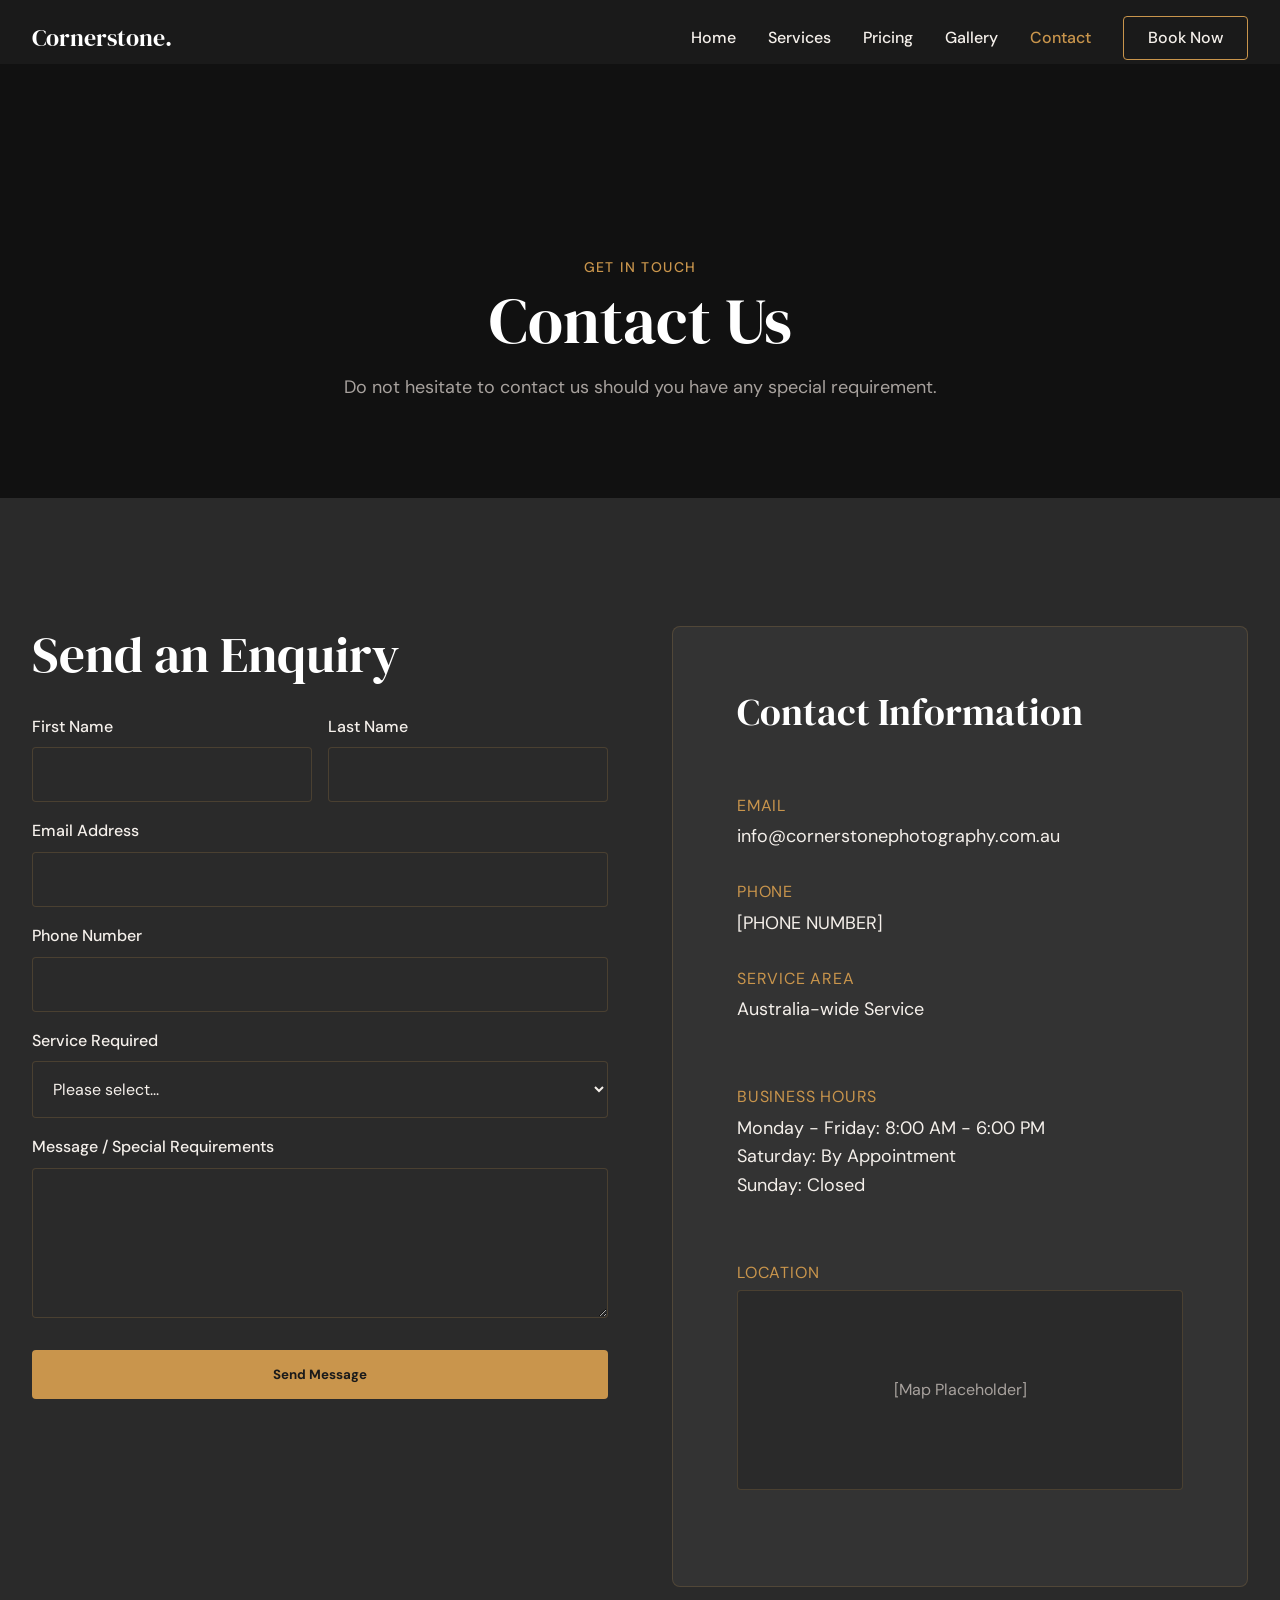
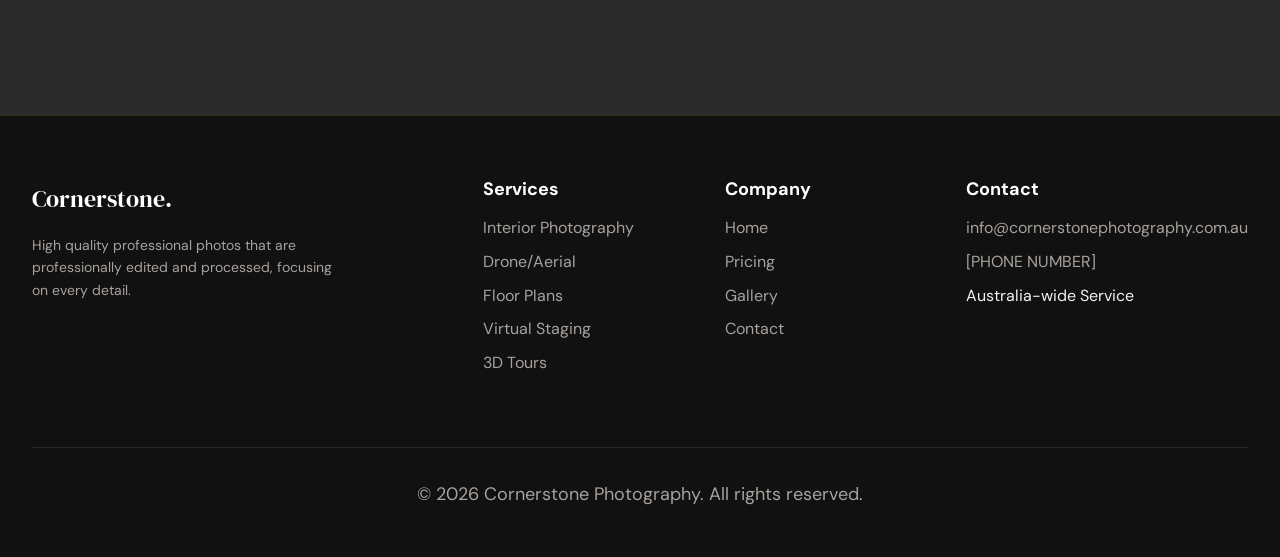
<file: contact.html>
<!DOCTYPE html>
<html lang="en">
<head>
  <meta charset="UTF-8">
  <meta name="viewport" content="width=device-width, initial-scale=1.0">
  <title>Contact | Cornerstone Photography</title>
  <meta name="description" content="Contact Cornerstone Photography for professional real estate photography services across Australia.">
  <link rel="stylesheet" href="css/styles.css">
</head>
<body>

  <!-- Navigation -->
  <nav class="navbar scrolled">
    <a href="index.html" class="nav-brand">Cornerstone.</a>
    <button class="menu-toggle" aria-label="Toggle navigation" aria-expanded="false">☰</button>
    <div class="nav-links">
      <a href="index.html">Home</a>
      <a href="services.html">Services</a>
      <a href="pricing.html">Pricing</a>
      <a href="gallery.html">Gallery</a>
      <a href="contact.html" style="color: var(--color-accent-primary);">Contact</a>
      <a href="contact.html" class="btn btn-outline" style="padding: 0.5rem 1.5rem;">Book Now</a>
    </div>
  </nav>

  <header class="page-header">
    <div class="container fade-up">
      <span class="label">Get in Touch</span>
      <h1>Contact Us</h1>
      <p style="max-width: 600px; margin: 0 auto;">Do not hesitate to contact us should you have any special requirement.</p>
    </div>
  </header>

  <section class="section-alt">
    <div class="container">
      <div class="grid-2">
        
        <!-- Contact Form -->
        <div class="fade-up">
          <h2 style="margin-bottom: var(--space-md);">Send an Enquiry</h2>
          <form class="contact-form" action="#" method="POST" onsubmit="event.preventDefault(); alert('Thank you for your enquiry. We will get back to you shortly.');">
            <div class="grid-2" style="gap: var(--space-sm);">
              <div class="form-group">
                <label for="firstName">First Name</label>
                <input type="text" id="firstName" name="firstName" class="form-control" required>
              </div>
              <div class="form-group">
                <label for="lastName">Last Name</label>
                <input type="text" id="lastName" name="lastName" class="form-control" required>
              </div>
            </div>
            
            <div class="form-group">
              <label for="email">Email Address</label>
              <input type="email" id="email" name="email" class="form-control" required>
            </div>
            
            <div class="form-group">
              <label for="phone">Phone Number</label>
              <input type="tel" id="phone" name="phone" class="form-control">
            </div>
            
            <div class="form-group">
              <label for="service">Service Required</label>
              <select id="service" name="service" class="form-control">
                <option value="">Please select...</option>
                <option value="interior">Interior Photography</option>
                <option value="drone">Drone/Aerial</option>
                <option value="floorplans">Floor Plans</option>
                <option value="staging">Virtual Staging</option>
                <option value="video">Video Tour</option>
                <option value="other">Other</option>
              </select>
            </div>
            
            <div class="form-group">
              <label for="message">Message / Special Requirements</label>
              <textarea id="message" name="message" class="form-control" required></textarea>
            </div>
            
            <button type="submit" class="btn" style="margin-top: var(--space-sm);">Send Message</button>
          </form>
        </div>

        <!-- Contact Info -->
        <div class="fade-up" style="animation-delay: 100ms;">
          <div class="contact-info-card">
            <h3 style="margin-bottom: var(--space-lg);">Contact Information</h3>
            
            <div class="contact-info-item">
              <h4>Email</h4>
              <a href="mailto:info@cornerstonephotography.com.au">info@cornerstonephotography.com.au</a>
            </div>
            
            <div class="contact-info-item">
              <h4>Phone</h4>
              <!-- PLACEHOLDER: Replace with real phone number -->
              <a href="tel:+61000000000">[PHONE NUMBER]</a>
            </div>
            
            <div class="contact-info-item">
              <h4>Service Area</h4>
              <p>Australia-wide Service</p>
            </div>
            
            <div class="contact-info-item" style="margin-top: var(--space-lg);">
              <h4>Business Hours</h4>
              <p>Monday - Friday: 8:00 AM - 6:00 PM<br>
              Saturday: By Appointment<br>
              Sunday: Closed</p>
            </div>

            <div class="contact-info-item" style="margin-top: var(--space-lg);">
              <h4>Location</h4>
              <!-- PLACEHOLDER: Replace with real Google Maps embed iframe -->
              <div style="width: 100%; height: 200px; background-color: var(--color-bg-secondary); border: 1px solid var(--color-border); border-radius: var(--radius-sm); display: flex; align-items: center; justify-content: center; color: var(--color-text-secondary);">
                [Map Placeholder]
              </div>
            </div>
          </div>
        </div>

      </div>
    </div>
  </section>

  <!-- Footer -->
  <footer class="footer">
    <div class="container">
      <div class="footer-grid">
        <div class="footer-col">
          <a href="index.html" class="nav-brand" style="display: block; margin-bottom: 1rem;">Cornerstone.</a>
          <p style="font-size: 0.875rem; max-width: 300px;">High quality professional photos that are professionally edited and processed, focusing on every detail.</p>
        </div>
        <div class="footer-col">
          <h4>Services</h4>
          <ul>
            <li><a href="services.html#interior">Interior Photography</a></li>
            <li><a href="services.html#drone">Drone/Aerial</a></li>
            <li><a href="services.html#floorplans">Floor Plans</a></li>
            <li><a href="services.html#virtual-staging">Virtual Staging</a></li>
            <li><a href="services.html#virtual-tours">3D Tours</a></li>
          </ul>
        </div>
        <div class="footer-col">
          <h4>Company</h4>
          <ul>
            <li><a href="index.html">Home</a></li>
            <li><a href="pricing.html">Pricing</a></li>
            <li><a href="gallery.html">Gallery</a></li>
            <li><a href="contact.html">Contact</a></li>
          </ul>
        </div>
        <div class="footer-col">
          <h4>Contact</h4>
          <ul>
            <li><a href="mailto:info@cornerstonephotography.com.au">info@cornerstonephotography.com.au</a></li>
            <li><a href="tel:+61000000000">[PHONE NUMBER]</a></li>
            <li>Australia-wide Service</li>
          </ul>
        </div>
      </div>
      <div class="footer-bottom">
        <p>&copy; 2026 Cornerstone Photography. All rights reserved.</p>
      </div>
    </div>
  </footer>

  <script src="js/script.js"></script>
</body>
</html>
</file>
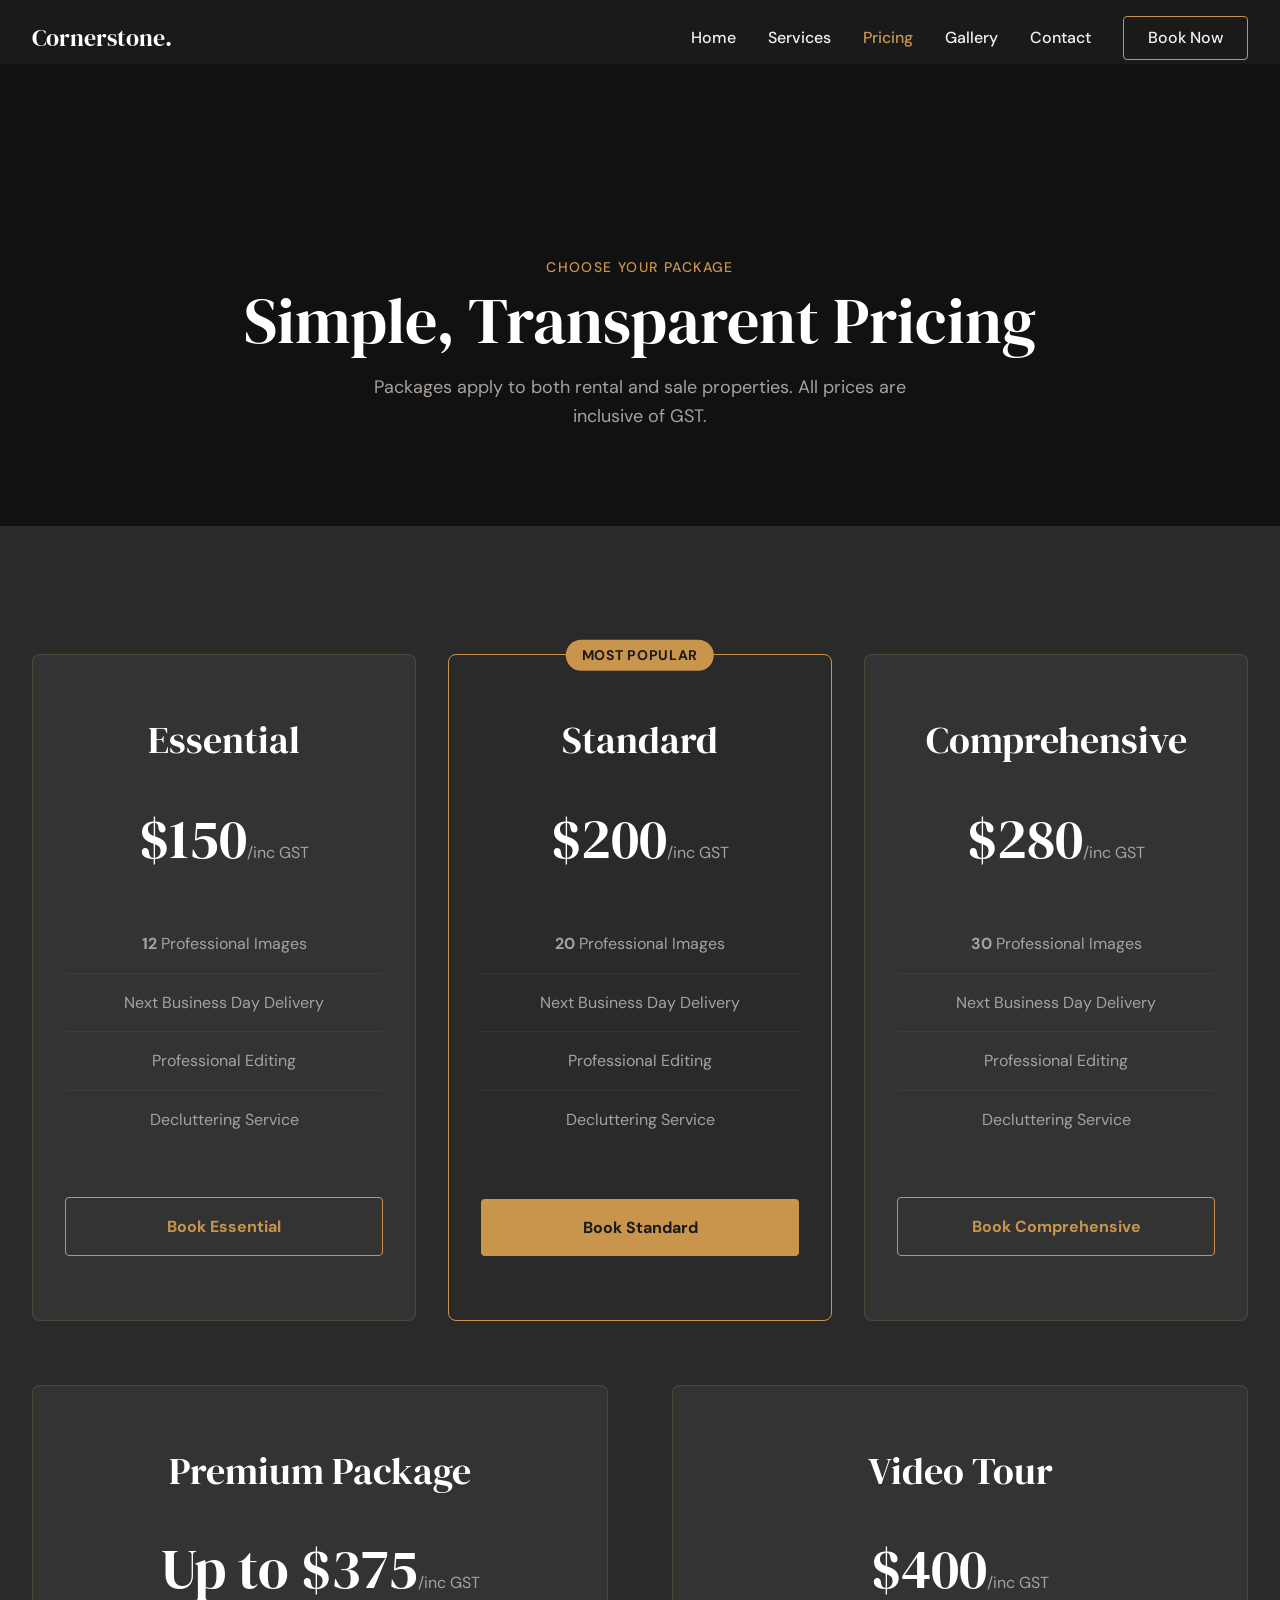
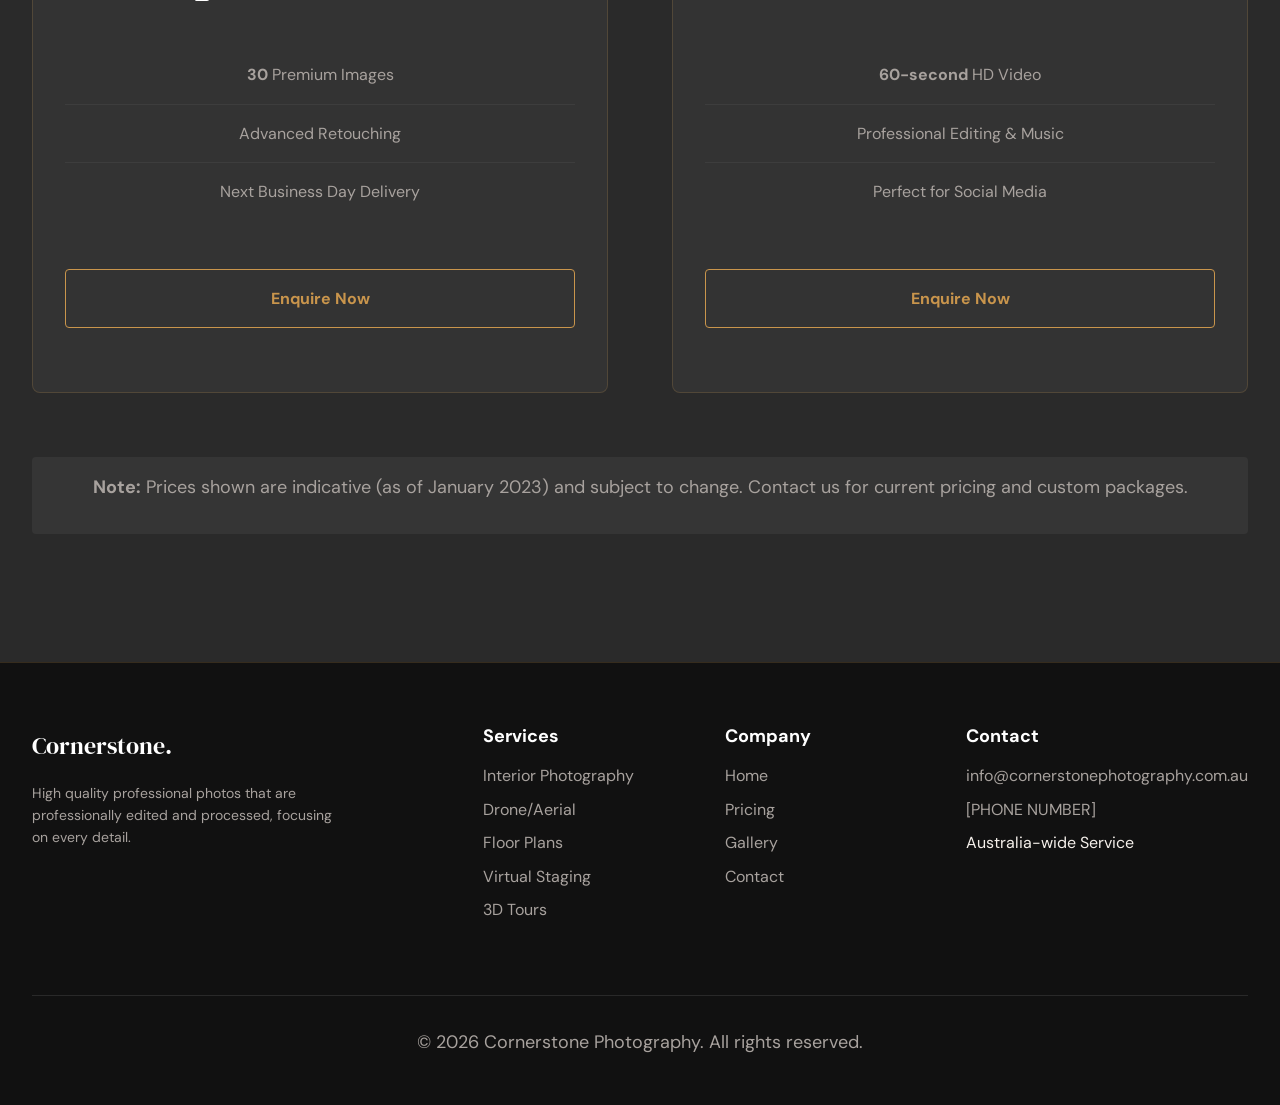
<file: pricing.html>
<!DOCTYPE html>
<html lang="en">
<head>
  <meta charset="UTF-8">
  <meta name="viewport" content="width=device-width, initial-scale=1.0">
  <title>Pricing | Cornerstone Photography</title>
  <meta name="description" content="View our real estate photography packages and pricing.">
  <link rel="stylesheet" href="css/styles.css">
</head>
<body>

  <!-- Navigation -->
  <nav class="navbar scrolled">
    <a href="index.html" class="nav-brand">Cornerstone.</a>
    <button class="menu-toggle" aria-label="Toggle navigation" aria-expanded="false">☰</button>
    <div class="nav-links">
      <a href="index.html">Home</a>
      <a href="services.html">Services</a>
      <a href="pricing.html" style="color: var(--color-accent-primary);">Pricing</a>
      <a href="gallery.html">Gallery</a>
      <a href="contact.html">Contact</a>
      <a href="contact.html" class="btn btn-outline" style="padding: 0.5rem 1.5rem;">Book Now</a>
    </div>
  </nav>

  <header class="page-header">
    <div class="container fade-up">
      <span class="label">Choose Your Package</span>
      <h1>Simple, Transparent Pricing</h1>
      <p style="max-width: 600px; margin: 0 auto;">Packages apply to both rental and sale properties. All prices are inclusive of GST.</p>
    </div>
  </header>

  <section class="section-alt">
    <div class="container">
      <div class="grid-3">
        
        <!-- Package 1 -->
        <div class="pricing-card fade-up">
          <h3>Essential</h3>
          <div class="price">$150<span>/inc GST</span></div>
          <ul class="pricing-features">
            <li><strong>12</strong> Professional Images</li>
            <li>Next Business Day Delivery</li>
            <li>Professional Editing</li>
            <li>Decluttering Service</li>
          </ul>
          <a href="contact.html" class="btn btn-outline">Book Essential</a>
        </div>

        <!-- Package 2 -->
        <div class="pricing-card featured fade-up" style="animation-delay: 100ms;">
          <div class="featured-badge">Most Popular</div>
          <h3>Standard</h3>
          <div class="price">$200<span>/inc GST</span></div>
          <ul class="pricing-features">
            <li><strong>20</strong> Professional Images</li>
            <li>Next Business Day Delivery</li>
            <li>Professional Editing</li>
            <li>Decluttering Service</li>
          </ul>
          <a href="contact.html" class="btn">Book Standard</a>
        </div>

        <!-- Package 3 -->
        <div class="pricing-card fade-up" style="animation-delay: 200ms;">
          <h3>Comprehensive</h3>
          <div class="price">$280<span>/inc GST</span></div>
          <ul class="pricing-features">
            <li><strong>30</strong> Professional Images</li>
            <li>Next Business Day Delivery</li>
            <li>Professional Editing</li>
            <li>Decluttering Service</li>
          </ul>
          <a href="contact.html" class="btn btn-outline">Book Comprehensive</a>
        </div>

      </div>

      <div class="grid-2" style="margin-top: var(--space-lg);">
        <!-- Premium Package -->
        <div class="pricing-card fade-up">
          <h3>Premium Package</h3>
          <div class="price">Up to $375<span>/inc GST</span></div>
          <ul class="pricing-features">
            <li><strong>30</strong> Premium Images</li>
            <li>Advanced Retouching</li>
            <li>Next Business Day Delivery</li>
          </ul>
          <a href="contact.html" class="btn btn-outline">Enquire Now</a>
        </div>

        <!-- Video Package -->
        <div class="pricing-card fade-up" style="animation-delay: 100ms;">
          <h3>Video Tour</h3>
          <div class="price">$400<span>/inc GST</span></div>
          <ul class="pricing-features">
            <li><strong>60-second</strong> HD Video</li>
            <li>Professional Editing & Music</li>
            <li>Perfect for Social Media</li>
          </ul>
          <a href="contact.html" class="btn btn-outline">Enquire Now</a>
        </div>
      </div>

      <div class="disclaimer fade-up">
        <p><strong>Note:</strong> Prices shown are indicative (as of January 2023) and subject to change. Contact us for current pricing and custom packages.</p>
      </div>
    </div>
  </section>

  <!-- Footer -->
  <footer class="footer">
    <div class="container">
      <div class="footer-grid">
        <div class="footer-col">
          <a href="index.html" class="nav-brand" style="display: block; margin-bottom: 1rem;">Cornerstone.</a>
          <p style="font-size: 0.875rem; max-width: 300px;">High quality professional photos that are professionally edited and processed, focusing on every detail.</p>
        </div>
        <div class="footer-col">
          <h4>Services</h4>
          <ul>
            <li><a href="services.html#interior">Interior Photography</a></li>
            <li><a href="services.html#drone">Drone/Aerial</a></li>
            <li><a href="services.html#floorplans">Floor Plans</a></li>
            <li><a href="services.html#virtual-staging">Virtual Staging</a></li>
            <li><a href="services.html#virtual-tours">3D Tours</a></li>
          </ul>
        </div>
        <div class="footer-col">
          <h4>Company</h4>
          <ul>
            <li><a href="index.html">Home</a></li>
            <li><a href="pricing.html">Pricing</a></li>
            <li><a href="gallery.html">Gallery</a></li>
            <li><a href="contact.html">Contact</a></li>
          </ul>
        </div>
        <div class="footer-col">
          <h4>Contact</h4>
          <ul>
            <li><a href="mailto:info@cornerstonephotography.com.au">info@cornerstonephotography.com.au</a></li>
            <li><a href="tel:+61000000000">[PHONE NUMBER]</a></li>
            <li>Australia-wide Service</li>
          </ul>
        </div>
      </div>
      <div class="footer-bottom">
        <p>&copy; 2026 Cornerstone Photography. All rights reserved.</p>
      </div>
    </div>
  </footer>

  <script src="js/script.js"></script>
</body>
</html>
</file>
<file: css/styles.css>
/* styles.css
 * Purpose: Main stylesheet for Cornerstone Photography
 * Defines CSS custom properties, typography, layout system, and component styles.
 */

@import url('https://fonts.googleapis.com/css2?family=DM+Sans:wght@400;500;700&family=DM+Serif+Display&display=swap');

:root {
  /* Color Palette */
  --color-bg-primary: #1a1a1a;
  --color-bg-secondary: #2a2a2a;
  --color-bg-card: #333333;
  --color-accent-primary: #c9954c;
  --color-accent-secondary: #2d6a6a;
  --color-text-primary: #f5f0eb;
  --color-text-secondary: #a8a29e;
  --color-text-heading: #ffffff;
  --color-border: rgba(201, 149, 76, 0.2);

  /* Typography */
  --font-heading: 'DM Serif Display', serif;
  --font-body: 'DM Sans', sans-serif;

  /* Spacing */
  --space-xs: 0.5rem;
  --space-sm: 1rem;
  --space-md: 2rem;
  --space-lg: 4rem;
  --space-xl: 8rem;

  /* Border Radius */
  --radius-sm: 4px;
  --radius-md: 8px;
  --radius-lg: 16px;

  /* Transitions */
  --transition-fast: 0.25s ease;
  --transition-slow: 0.6s ease-out;
}

/* Reset & Base Styles */
* {
  margin: 0;
  padding: 0;
  box-sizing: border-box;
}

html {
  scroll-behavior: smooth;
  font-size: 16px;
}

body {
  font-family: var(--font-body);
  background-color: var(--color-bg-primary);
  color: var(--color-text-primary);
  line-height: 1.6;
  overflow-x: hidden;
}

/* Typography Scale */
h1, h2, h3, h4, h5, h6 {
  font-family: var(--font-heading);
  color: var(--color-text-heading);
  font-weight: 400;
  line-height: 1.1;
  margin-bottom: var(--space-sm);
}

h1 { font-size: clamp(2.5rem, 5vw, 4.5rem); }
h2 { font-size: clamp(2rem, 4vw, 3.5rem); }
h3 { font-size: clamp(1.5rem, 3vw, 2.5rem); }
h4 { font-size: clamp(1.25rem, 2vw, 1.75rem); }

p {
  color: var(--color-text-secondary);
  margin-bottom: var(--space-sm);
  font-size: 1.125rem;
}

.label {
  font-family: var(--font-body);
  font-weight: 500;
  letter-spacing: 0.1em;
  text-transform: uppercase;
  font-size: 0.875rem;
  color: var(--color-accent-primary);
  display: block;
  margin-bottom: var(--space-xs);
}

/* Layout & Containers */
.container {
  width: 100%;
  max-width: 1440px;
  margin: 0 auto;
  padding: 0 var(--space-md);
}

section {
  padding: var(--space-xl) 0;
}

.section-alt {
  background-color: var(--color-bg-secondary);
}

/* Navigation */
.navbar {
  position: fixed;
  top: 0;
  left: 0;
  width: 100%;
  padding: var(--space-sm) var(--space-md);
  display: flex;
  justify-content: space-between;
  align-items: center;
  z-index: 1000;
  transition: background-color var(--transition-fast), padding var(--transition-fast);
}

.navbar.scrolled {
  background-color: rgba(26, 26, 26, 0.95);
  backdrop-filter: blur(10px);
  padding: var(--space-xs) var(--space-md);
  border-bottom: 1px solid var(--color-border);
}

.nav-brand {
  font-family: var(--font-heading);
  font-size: 1.5rem;
  color: var(--color-text-heading);
  text-decoration: none;
}

.nav-links {
  display: flex;
  gap: var(--space-md);
  align-items: center;
}

.nav-links a {
  color: var(--color-text-primary);
  text-decoration: none;
  font-weight: 500;
  font-size: 1rem;
  transition: color var(--transition-fast);
}

.nav-links a:hover {
  color: var(--color-accent-primary);
}

.menu-toggle {
  display: none;
  background: none;
  border: none;
  color: var(--color-text-primary);
  font-size: 1.5rem;
  cursor: pointer;
}

/* Buttons */
.btn {
  display: inline-block;
  padding: 1rem 2rem;
  background-color: var(--color-accent-primary);
  color: var(--color-bg-primary);
  text-decoration: none;
  font-weight: 700;
  border-radius: var(--radius-sm);
  transition: background-color var(--transition-fast), transform var(--transition-fast);
  border: none;
  cursor: pointer;
  font-family: var(--font-body);
}

.btn:hover {
  background-color: #e0a85c;
  transform: translateY(-2px);
}

.btn-outline {
  background-color: transparent;
  color: var(--color-accent-primary);
  border: 1px solid var(--color-accent-primary);
}

.btn-outline:hover {
  background-color: var(--color-accent-primary);
  color: var(--color-bg-primary);
}

/* Hero Section */
.hero {
  height: 100vh;
  min-height: 600px;
  display: flex;
  align-items: center;
  position: relative;
  overflow: hidden;
  margin-top: 4rem;
}

.hero-bg {
  position: absolute;
  top: 0;
  left: 0;
  width: 100%;
  height: 100%;
  object-fit: cover;
  z-index: -2;
  /* For both video and image */
}

/* Hero video background */
video.hero-bg {
  /* Ensure video fills the hero section */
}

/* Hero text box with semi-transparent background */
.hero-text-box {
  background-color: rgba(201, 149, 76, 0.15);
  padding: 3rem;
  border-radius: 16px;
  border: 1px solid rgba(201, 149, 76, 0.3);
  backdrop-filter: blur(10px);
  max-width: 700px;
  animation: fadeInUp 0.8s ease-out;
}

@keyframes fadeInUp {
  from {
    opacity: 0;
    transform: translateY(30px);
  }
  to {
    opacity: 1;
    transform: translateY(0);
  }
}

.hero-overlay {
  position: absolute;
  top: 0;
  left: 0;
  width: 100%;
  height: 100%;
  background: linear-gradient(to bottom, rgba(26,26,26,0.3) 0%, rgba(26,26,26,0.8) 100%);
  z-index: -1;
}

.hero-content {
  max-width: 800px;
  z-index: 1;
}

/* Cards & Grids */
.grid-2 {
  display: grid;
  grid-template-columns: repeat(2, 1fr);
  gap: var(--space-lg);
}

.grid-3 {
  display: grid;
  grid-template-columns: repeat(3, 1fr);
  gap: var(--space-md);
}

.card {
  background-color: var(--color-bg-card);
  border-radius: var(--radius-md);
  overflow: hidden;
  border: 1px solid var(--color-border);
  transition: transform var(--transition-fast), box-shadow var(--transition-fast);
  display: flex;
  flex-direction: column;
}

.card:hover {
  transform: translateY(-4px);
  box-shadow: 0 10px 30px rgba(0,0,0,0.5);
}

.card-img-wrap {
  width: 100%;
  height: 250px;
  overflow: hidden;
}

.card-img {
  width: 100%;
  height: 100%;
  object-fit: cover;
  transition: transform 0.5s ease;
}

.card:hover .card-img {
  transform: scale(1.05);
}

.card-content {
  padding: var(--space-md);
  flex-grow: 1;
  display: flex;
  flex-direction: column;
}

.card-content h3 {
  font-size: 1.5rem;
  margin-bottom: var(--space-xs);
}

.card-content p {
  font-size: 1rem;
  margin-bottom: var(--space-sm);
  flex-grow: 1;
}

/* Asymmetric Layouts */
.split-section {
  display: flex;
  align-items: center;
  gap: var(--space-lg);
}

.split-section.reverse {
  flex-direction: row-reverse;
}

.split-content {
  flex: 1;
}

.split-image {
  flex: 1;
  border-radius: var(--radius-md);
  overflow: hidden;
}

.split-image img {
  width: 100%;
  height: auto;
  display: block;
}

/* Footer */
.footer {
  background-color: #111;
  padding: var(--space-lg) 0 var(--space-md);
  border-top: 1px solid var(--color-border);
}

.footer-grid {
  display: grid;
  grid-template-columns: 2fr 1fr 1fr 1fr;
  gap: var(--space-md);
  margin-bottom: var(--space-lg);
}

.footer-col h4 {
  font-family: var(--font-body);
  font-size: 1.125rem;
  font-weight: 700;
  margin-bottom: var(--space-sm);
  color: var(--color-text-heading);
}

.footer-col ul {
  list-style: none;
}

.footer-col ul li {
  margin-bottom: var(--space-xs);
}

.footer-col ul a {
  color: var(--color-text-secondary);
  text-decoration: none;
  transition: color var(--transition-fast);
}

.footer-col ul a:hover {
  color: var(--color-accent-primary);
}

.footer-bottom {
  text-align: center;
  padding-top: var(--space-md);
  border-top: 1px solid rgba(255,255,255,0.1);
  color: var(--color-text-secondary);
  font-size: 0.875rem;
}

/* Animations */
.fade-up {
  opacity: 0;
  transform: translateY(30px);
  transition: opacity var(--transition-slow), transform var(--transition-slow);
}

.fade-up.visible {
  opacity: 1;
  transform: translateY(0);
}

/* Gallery Filtering */
.gallery-filters {
  display: flex;
  justify-content: center;
  flex-wrap: wrap;
  gap: var(--space-sm);
  margin-bottom: var(--space-lg);
}

.filter-btn {
  background: transparent;
  border: 1px solid var(--color-border);
  color: var(--color-text-primary);
  padding: 0.5rem 1.5rem;
  border-radius: 30px;
  cursor: pointer;
  transition: all var(--transition-fast);
  font-family: var(--font-body);
}

.filter-btn.active, .filter-btn:hover {
  background: var(--color-accent-primary);
  color: var(--color-bg-primary);
  border-color: var(--color-accent-primary);
}

.gallery-grid {
  display: grid;
  grid-template-columns: repeat(auto-fill, minmax(300px, 1fr));
  gap: var(--space-sm);
}

.gallery-item {
  position: relative;
  overflow: hidden;
  border-radius: var(--radius-sm);
  aspect-ratio: 4/3;
}

.gallery-item img {
  width: 100%;
  height: 100%;
  object-fit: cover;
  transition: transform 0.5s ease;
}

.gallery-item:hover img {
  transform: scale(1.05);
}

/* Contact Form */
.contact-form {
  display: flex;
  flex-direction: column;
  gap: var(--space-sm);
}

.form-group {
  display: flex;
  flex-direction: column;
  gap: var(--space-xs);
}

.form-group label {
  font-weight: 500;
  color: var(--color-text-primary);
}

.form-control {
  padding: 1rem;
  background-color: var(--color-bg-secondary);
  border: 1px solid var(--color-border);
  border-radius: var(--radius-sm);
  color: var(--color-text-primary);
  font-family: var(--font-body);
  font-size: 1rem;
}

.form-control:focus {
  outline: none;
  border-color: var(--color-accent-primary);
}

textarea.form-control {
  resize: vertical;
  min-height: 150px;
}

.page-header {
  padding: 12rem 0 6rem;
  background-color: #111;
  text-align: center;
  margin-top: 4rem;
}

.pricing-card {
  background-color: var(--color-bg-card);
  border: 1px solid var(--color-border);
  border-radius: var(--radius-md);
  padding: var(--space-lg) var(--space-md);
  text-align: center;
  transition: transform var(--transition-fast), box-shadow var(--transition-fast);
  display: flex;
  flex-direction: column;
}

.pricing-card:hover {
  transform: translateY(-8px);
  box-shadow: 0 15px 40px rgba(0,0,0,0.6);
  border-color: var(--color-accent-primary);
}

.pricing-card.featured {
  background-color: var(--color-bg-secondary);
  border-color: var(--color-accent-primary);
  position: relative;
}

.featured-badge {
  position: absolute;
  top: 0;
  left: 50%;
  transform: translate(-50%, -50%);
  background-color: var(--color-accent-primary);
  color: var(--color-bg-primary);
  padding: 0.25rem 1rem;
  border-radius: 20px;
  font-weight: 700;
  font-size: 0.875rem;
  text-transform: uppercase;
  letter-spacing: 0.05em;
}

.price {
  font-family: var(--font-heading);
  font-size: 3.5rem;
  color: var(--color-text-heading);
  margin: var(--space-sm) 0;
}

.price span {
  font-size: 1rem;
  font-family: var(--font-body);
  color: var(--color-text-secondary);
}

.pricing-features {
  list-style: none;
  margin: var(--space-md) 0;
  flex-grow: 1;
}

.pricing-features li {
  margin-bottom: var(--space-sm);
  color: var(--color-text-secondary);
  border-bottom: 1px solid rgba(255,255,255,0.05);
  padding-bottom: var(--space-sm);
}

.pricing-features li:last-child {
  border-bottom: none;
}

.disclaimer {
  text-align: center;
  font-size: 0.875rem;
  color: var(--color-text-secondary);
  margin-top: var(--space-lg);
  padding: var(--space-sm);
  background-color: rgba(255,255,255,0.05);
  border-radius: var(--radius-sm);
}

.contact-info-card {
  background-color: var(--color-bg-card);
  padding: var(--space-lg);
  border-radius: var(--radius-md);
  border: 1px solid var(--color-border);
  height: 100%;
}

.contact-info-item {
  margin-bottom: var(--space-md);
}

.contact-info-item h4 {
  color: var(--color-accent-primary);
  margin-bottom: var(--space-xs);
  font-family: var(--font-body);
  font-size: 1rem;
  text-transform: uppercase;
  letter-spacing: 0.05em;
}

.contact-info-item p, .contact-info-item a {
  color: var(--color-text-primary);
  font-size: 1.125rem;
  text-decoration: none;
}

.contact-info-item a:hover {
  color: var(--color-accent-primary);
}

/* Responsive */
@media (max-width: 1024px) {
  .grid-3 {
    grid-template-columns: repeat(2, 1fr);
  }
  .footer-grid {
    grid-template-columns: repeat(2, 1fr);
  }
}

@media (max-width: 768px) {
  :root {
    --space-xl: 4rem;
    --space-lg: 3rem;
  }

  .nav-links {
    position: fixed;
    top: 0;
    right: -100%;
    width: 80%;
    max-width: 300px;
    height: 100vh;
    background-color: var(--color-bg-secondary);
    flex-direction: column;
    justify-content: center;
    padding: var(--space-lg);
    transition: right 0.3s ease;
    box-shadow: -5px 0 15px rgba(0,0,0,0.5);
  }

  .nav-links.active {
    right: 0;
  }

  .menu-toggle {
    display: block;
    z-index: 1001;
  }

  .grid-2, .grid-3 {
    grid-template-columns: 1fr;
  }

  .split-section, .split-section.reverse {
    flex-direction: column;
  }

  .footer-grid {
    grid-template-columns: 1fr;
  }

  .hero {
    margin-top: 2rem;
  }

  .page-header {
    margin-top: 2rem;
    padding: 8rem 0 4rem;
  }

  .hero-text-box {
    padding: 2rem;
    margin: 0 1rem;
  }

  .hero-text-box h1 {
    font-size: 2.5rem;
  }

  .hero-text-box p {
    font-size: 1rem;
  }
}
</file>
